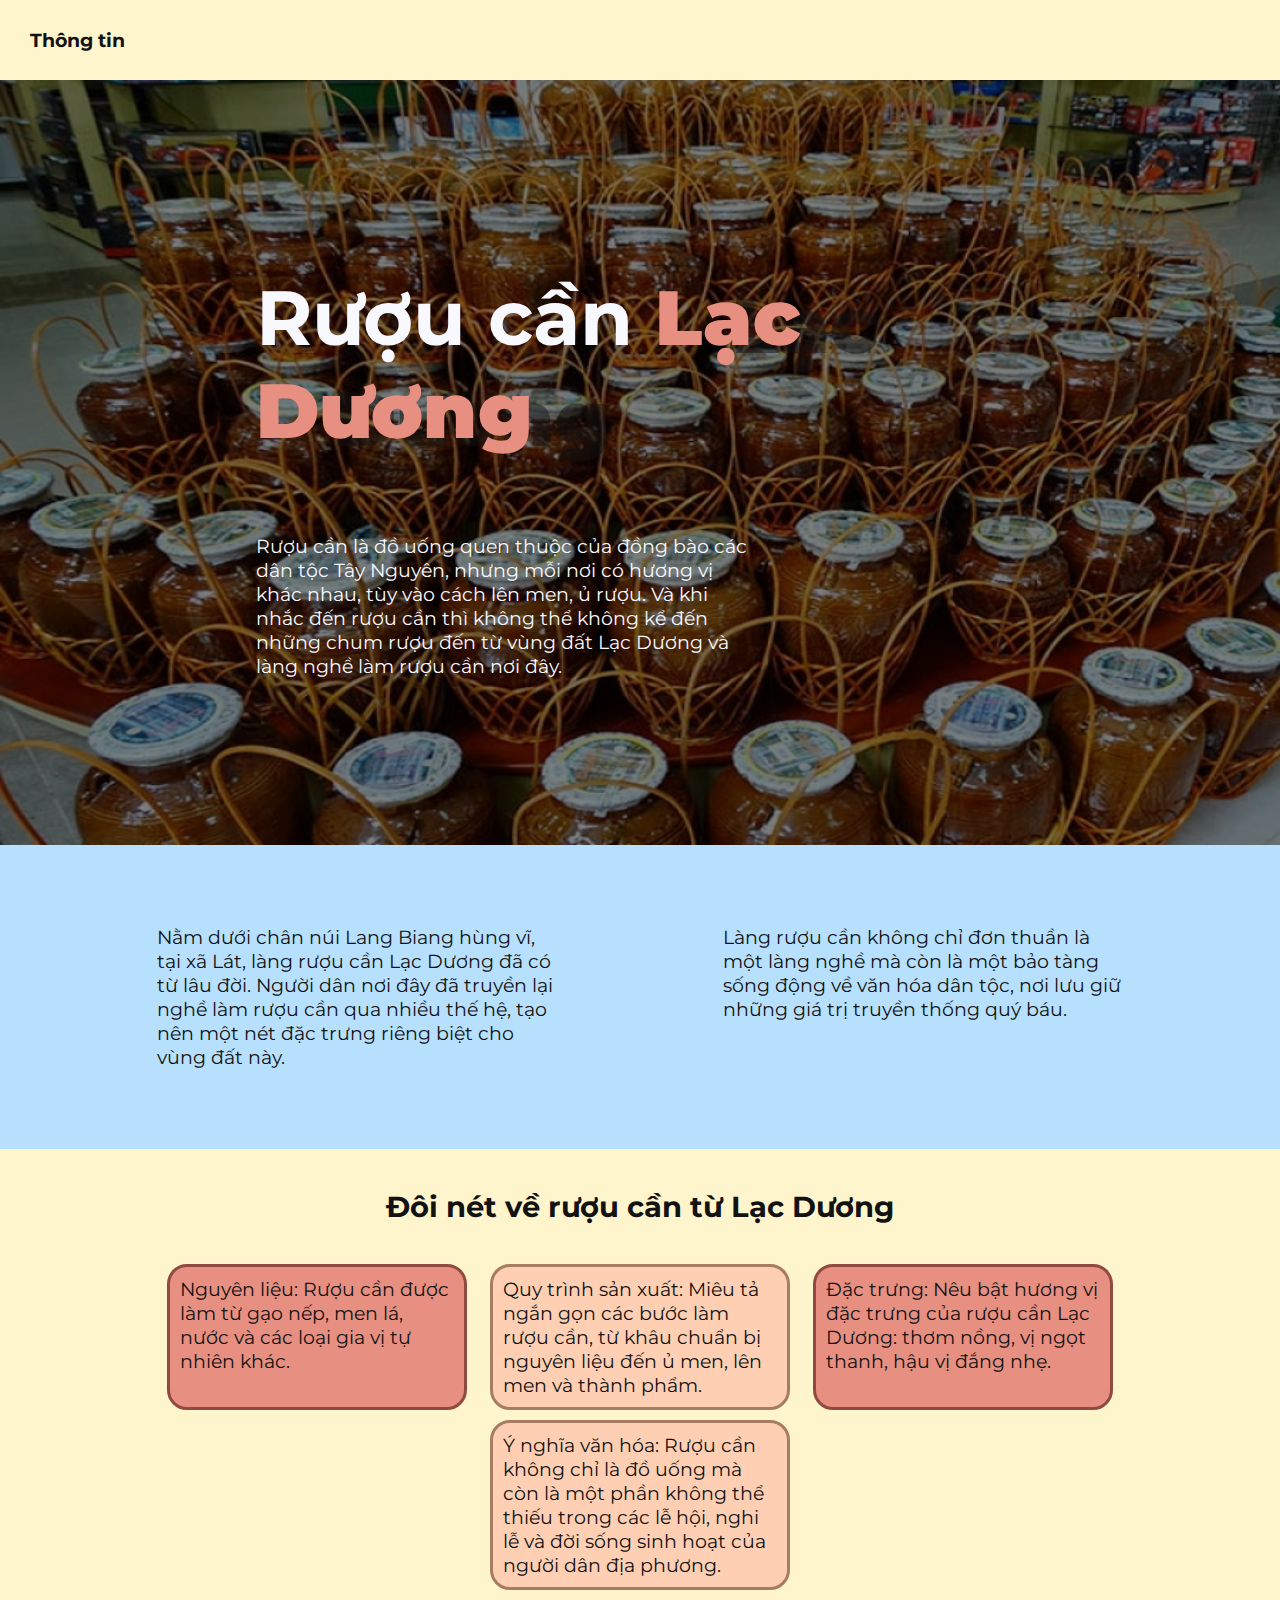
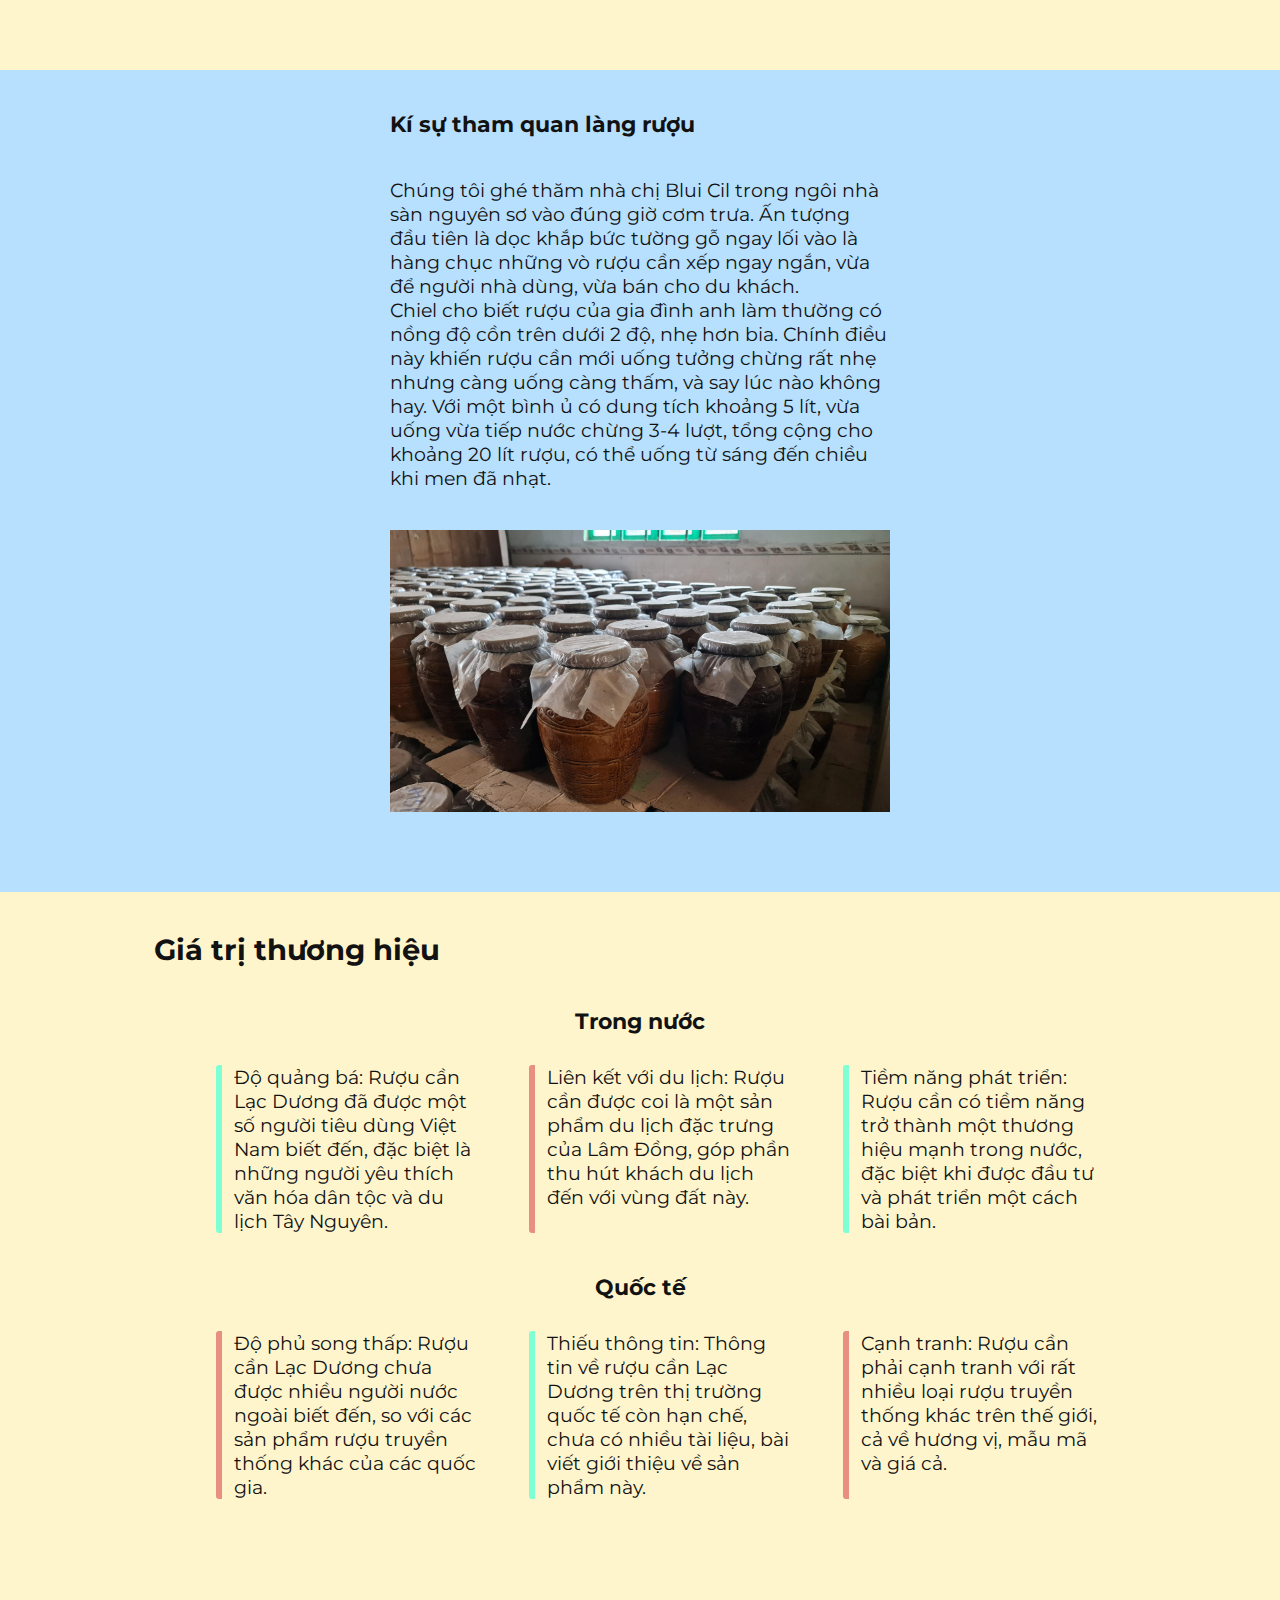
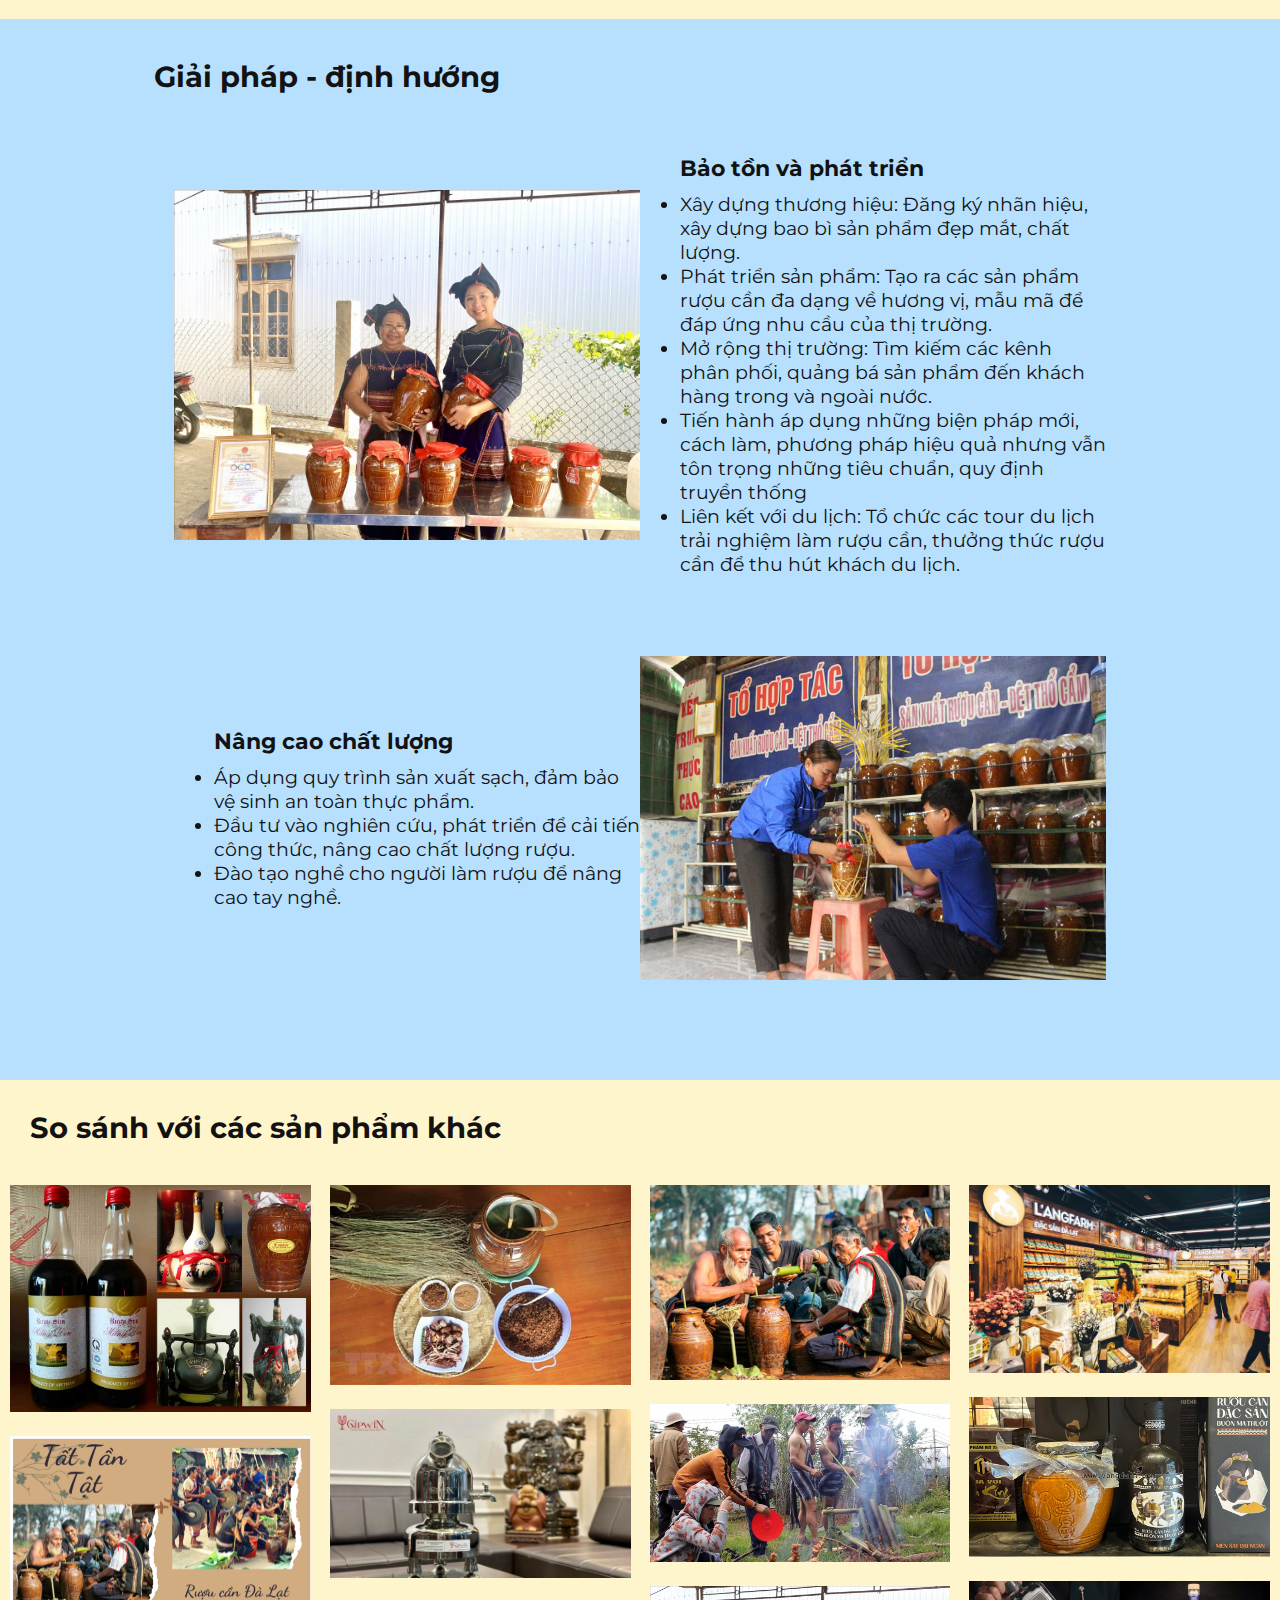
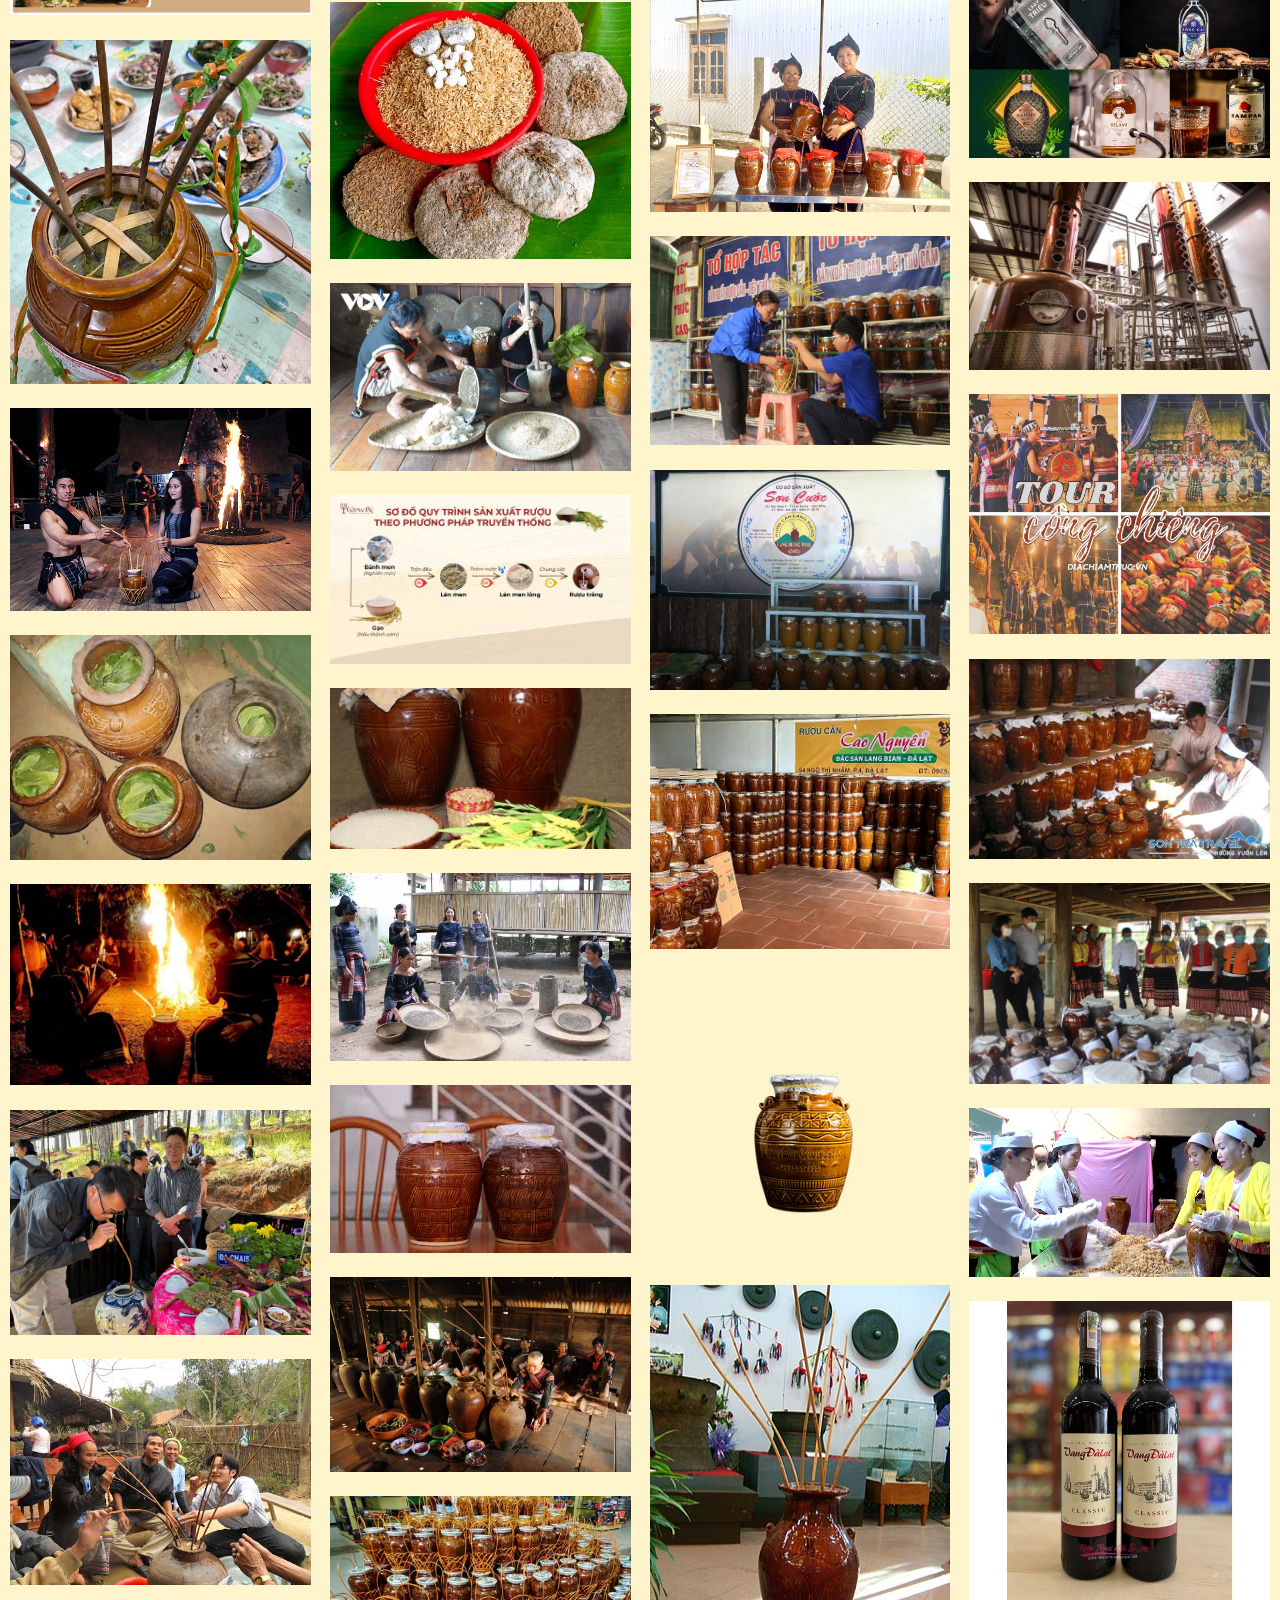
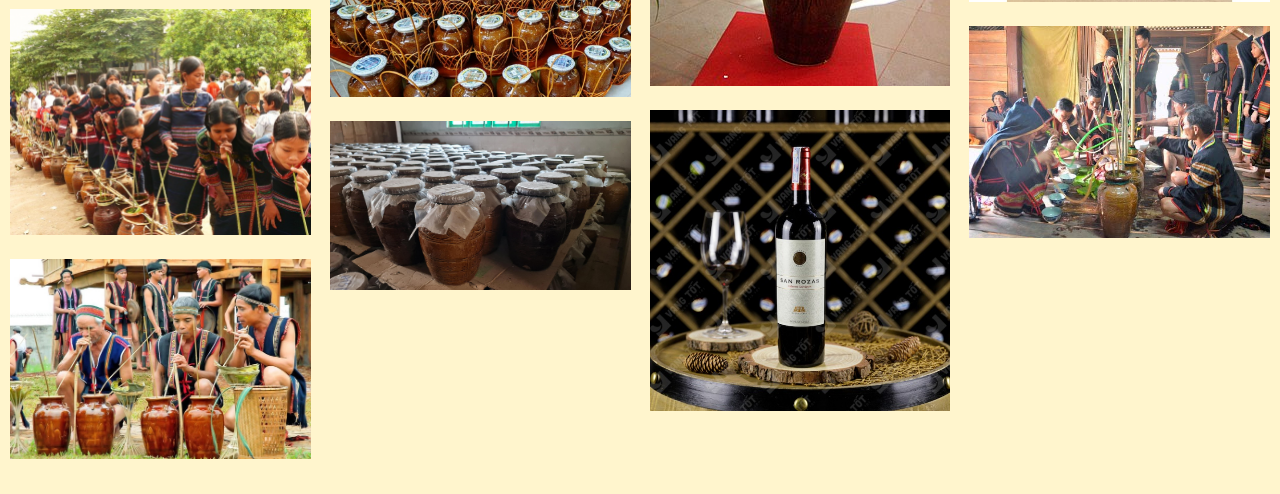
<file: index.html>
<!DOCTYPE html>
<html lang="vn">
<head>
  <meta charset="UTF-8">
  <meta name="viewport" content="width=device-width, initial-scale=1.0">
  <title>Rượu cần Lạc Dương</title>
  <link rel="stylesheet" href="style.css">
</head>
<body>
  <nav> 
    <a href="info.html">Thông tin</a>
  </nav>
  <div class="headpage">
    <img src="images/image038.jpg">

    <div class="content-spacing">
      <div class="content-box">
        <h1>Rượu cần <strong>Lạc Dương</strong></h1>
        <p>Rượu cần là đồ uống quen thuộc của đồng bào các dân tộc Tây Nguyên, nhưng mỗi nơi có hương vị khác nhau, tùy vào cách lên men, ủ rượu. Và khi nhắc đến rượu cần thì không thể không kể đến những chum rượu đến từ vùng đất Lạc Dương và làng nghề làm rượu cần nơi đây.</p>
      </div>
    </div>
  </div>

  <div class="briefing">
    <div class="p1">Nằm dưới chân núi Lang Biang hùng vĩ, tại xã Lát, làng rượu cần Lạc Dương đã có từ lâu đời. Người dân nơi đây đã truyền lại nghề làm rượu cần qua nhiều thế hệ, tạo nên một nét 
    đặc trưng riêng biệt cho vùng đất này.</div>
    <div class="p2">Làng rượu cần không chỉ đơn thuần là một làng nghề mà còn là một bảo tàng sống động về văn hóa dân tộc, nơi lưu giữ những giá trị truyền thống quý báu.</div>
  </div>
  <div class="char">
    <h2>Đôi nét về rượu cần từ Lạc Dương</h2>
    <div class="content-box">
      <div  class="content">
        Nguyên liệu: Rượu cần được làm từ gạo nếp, men lá, nước và các loại gia vị tự nhiên khác.
      </div>
      <div class="content">
        Quy trình sản xuất: Miêu tả ngắn gọn các bước làm rượu cần, từ khâu chuẩn bị nguyên liệu đến ủ men, lên men và thành phẩm.
      </div>
      <div class="content">
        Đặc trưng: Nêu bật hương vị đặc trưng của rượu cần Lạc Dương: thơm nồng, vị ngọt thanh, hậu vị đắng nhẹ.
      </div>
      <div class="content">
        Ý nghĩa văn hóa: Rượu cần không chỉ là đồ uống mà còn là một phần không thể thiếu trong các lễ hội, nghi lễ và đời sống sinh hoạt của người dân địa phương.
      </div>
    </div>
  </div>
  <div class="his">
    <div class="content-box">
      <img src="images/image040.jpg">
      <div>
        <h3>Kí sự tham quan làng rượu</h3>
        <p>Chúng tôi ghé thăm nhà chị Blui Cil trong ngôi nhà sàn nguyên sơ vào đúng giờ cơm trưa. Ấn tượng đầu tiên là dọc khắp bức tường gỗ ngay lối vào là hàng chục những vò rượu cần xếp ngay ngắn, vừa để người nhà dùng, vừa bán cho du khách. <br> Chiel cho biết rượu của gia đình anh làm thường có nồng độ cồn trên dưới 2 độ, nhẹ hơn bia. Chính điều này khiến rượu cần mới uống tưởng chừng rất nhẹ nhưng càng uống càng thấm, và say lúc nào không hay. Với một bình ủ có dung tích khoảng 5 lít, vừa uống vừa tiếp nước chừng 3-4 lượt, tổng cộng cho khoảng 20 lít rượu, có thể uống từ sáng đến chiều khi men đã nhạt.</p>
      </div>
    </div>
  </div>

  <div class="value">
    <h2>Giá trị thương hiệu</h2>

    <div class="content-box no1">
      <h3>Trong nước</h3>
      <ul>
        <li>Độ quảng bá: Rượu cần Lạc Dương đã được một số người tiêu dùng Việt Nam biết đến, đặc biệt là những người yêu thích văn hóa dân tộc và du lịch Tây Nguyên.</li>
        <li>Liên kết với du lịch: Rượu cần được coi là một sản phẩm du lịch đặc trưng của Lâm Đồng, góp phần thu hút khách du lịch đến với vùng đất này.</li>
        <li>Tiềm năng phát triển: Rượu cần có tiềm năng trở thành một thương hiệu mạnh trong nước, đặc biệt khi được đầu tư và phát triển một cách bài bản.</li>
      </ul>
   </div>
   <div class="content-box no2">
    <h3>Quốc tế</h3>
    <ul>
      <li>Độ phủ song thấp: Rượu cần Lạc Dương chưa được nhiều người nước ngoài biết đến, so với các sản phẩm rượu truyền thống khác của các quốc gia.</li>
      <li>Thiếu thông tin: Thông tin về rượu cần Lạc Dương trên thị trường quốc tế còn hạn chế, chưa có nhiều tài liệu, bài viết giới thiệu về sản phẩm này.</li>
      <li>Cạnh tranh: Rượu cần phải cạnh tranh với rất nhiều loại rượu truyền thống khác trên thế giới, cả về hương vị, mẫu mã và giá cả.</li>
    </ul>
   </div>
  </div>

  <div class="action">
    <h2>Giải pháp - định hướng</h2>
    <div class="content-box no1">
      <img src="images/image046.jpg">
      <ul>
        <h3>Bảo tồn và phát triển</h3>
        <li>Xây dựng thương hiệu: Đăng ký nhãn hiệu, xây dựng bao bì sản phẩm đẹp mắt, chất lượng.</li>
        <li>Phát triển sản phẩm: Tạo ra các sản phẩm rượu cần đa dạng về hương vị, mẫu mã để đáp ứng nhu cầu của thị trường.</li>
        <li>Mở rộng thị trường: Tìm kiếm các kênh phân phối, quảng bá sản phẩm đến khách hàng trong và ngoài nước.</li>
        <li>Tiến hành áp dụng những biện pháp mới, cách làm, phương pháp hiệu quả nhưng vẫn tôn trọng  những tiêu chuẩn, quy định truyền thống</li>
        <li>Liên kết với du lịch: Tổ chức các tour du lịch trải nghiệm làm rượu cần, thưởng thức rượu cần để thu hút khách du lịch.</li>
      </ul>
    </div>

    <div class="content-box no2">
      <ul>
        <h3>Nâng cao chất lượng</h3>
        <li>Áp dụng quy trình sản xuất sạch, đảm bảo vệ sinh an toàn thực phẩm.</li>
        <li>Đầu tư vào nghiên cứu, phát triển để cải tiến công thức, nâng cao chất lượng rượu.</li>
        <li>Đào tạo nghề cho người làm rượu để nâng cao tay nghề.</li>
      </ul>
      <img src="images/image048.jpg">
    </div>
  </div>

  <div class="comp">
    <h2>So sánh với các sản phẩm khác</h2>
  </div>

  <div class="list-img">
    <img src="images/image001.jpg">
    <img src="images/image003.png">
    <img src="images/image005.png">    
    <img src="images/image007.jpg">    
    <img src="images/image009.jpg">    
    <img src="images/image011.jpg">    
    <img src="images/image013.jpg">
    <img src="images/image015.jpg">
    <img src="images/image016.png">
    <img src="images/image018.jpg">
    <img src="images/image020.jpg">
    <img src="images/image022.jpg">
    <img src="images/image024.jpg">
    <img src="images/image026.jpg">
    <img src="images/image028.jpg">
    <img src="images/image030.jpg">
    <img src="images/image032.jpg">
    <img src="images/image034.jpg">
    <img src="images/image036.jpg">
    <img src="images/image038.jpg">
    <img src="images/image040.jpg">
    <img src="images/image042.jpg">
    <img src="images/image044.jpg">
    <img src="images/image046.jpg">
    <img src="images/image048.jpg">
    <img src="images/image050.jpg">
    <img src="images/image052.jpg">
    <img src="images/image054.png">
    <img src="images/image055.jpg">
    <img src="images/image057.jpg">
    <img src="images/image059.jpg">
    <img src="images/image061.jpg">
    <img src="images/image063.png">
    <img src="images/image065.jpg">
    <img src="images/image067.jpg">
    <img src="images/image069.jpg">
    <img src="images/image071.jpg">
    <img src="images/image073.jpg">
    <img src="images/image075.jpg">
    <img src="images/image076.jpg">
  </div>
</body>
</html>
</file>
<file: style.css>
@import url('https://fonts.googleapis.com/css2?family=Montserrat:ital,wght@0,100..900;1,100..900&display=swap');

/*
  dark grey: #121212
  ghost white: #F8F8FF
*/

strong {
  color: #E78F81;
  text-shadow: #12121280 1em 0.1em;
}

* {
  box-sizing: border-box;
  margin: 0;
}

body {
  font-family: Montserrat;
  background-color: #B7E0FF;
  color: #121212;
  font-size: 1.2rem;
}

a {
  font-weight: bold;
  text-decoration: none;
  font-family: inherit;
  color: inherit;
}

.headpage {
  position: relative;
  width: 100%;
  height: 85vh;
}
nav {
  background-color: #FFF5CD;
  width: 100%;
  height: 80px;
  padding-left: 30px;
  display: flex;
  align-items: center;
  gap: 20px;
}

.headpage img {
  position: absolute;
  width: 100%;
  height: 100%;
  overflow: hidden;
  filter: brightness(50%);
}

.headpage .content-spacing {
  position: absolute;
  left: 20%;
  right: 30%;
  top: 25%;
}

.headpage .content-box {
  color: #F8F8FF;
}
.headpage .content-box h1 {
  font-size: 4em;
  margin-bottom: 1em;
}
@media screen and (max-width: 740px){
  .headpage .content-box h1 {
    font-size: 2em;
    margin-bottom: 0.7em;
  }
  .headpage .content-spacing{
    left: 10%;
    right: 10%;
    top: 35%;
  }
}
.headpage .content-box p {
  max-width: 500px;
}

.briefing {
  display: flex;
  width: 100%;
  padding: 80px 0;
  padding-bottom: 40px;
  flex-wrap: wrap;
  gap: 10px;
  justify-content: space-evenly;
}

.briefing div {
  width: 400px;
  margin-bottom: 40px;
}

.char, .his, .value, .action {
  height: fit-content;
  width: 100%;
  padding: 80px 12%;
  padding-top: 40px;
}

.char,
.value,
.comp,
.list-img {
  background-color: #FFF5CD;
}

.char h2, .his h3 {
  margin-bottom: 40px;
}

.char .content-box{
  width: 100%;
  display: flex;
  flex-wrap: wrap;
  justify-content: space-evenly;
  align-content: center;
  gap: 10px;
}

.char .content-box .content:nth-child(odd){
  background-color: #E78F81;
  border-color: #8f4b40;
}
.char .content-box .content:nth-child(even) {
  background-color: #FFCFB3;
  border-color: #a87c62;
}

.char .content {
  width: 300px;
  border: solid 3px;
  border-radius: 20px;
  padding: 10px;
}

.char h3 {
  margin-bottom: 20px;
}

.char h2 {
  text-align: center;
}

.his .content-box {
  padding: 0  100px;
  display: flex;
  flex-wrap: wrap-reverse;
  justify-content: space-evenly;
  align-content: center;
  gap: 40px;
}

.his .content-box div {
  width: 500px;
}

.his .content-box img{
  width: 500px;
}

@media screen and (max-width: 800px) {
  .his .content-box {
    padding: 0;
  }
  .his .content-box img{
    width: 100%;
  }
  .his .content-box div {
    width: 100%;
  }
  
}

.value h2, .action h2{
  margin-bottom: 40px;
}

.value .content-box h3 {
  text-align: center;
  margin-bottom: 30px;
}
.value .content-box {
  margin-bottom: 40px;
}

.value .content-box ul {
  display: flex;
  list-style-type: none;
  flex-wrap: wrap;
  justify-content: space-evenly;
  gap:30px
}

.value .content-box li {
  max-width: 300px;
  width: 28%;
  padding-left: 12px;
  border-left: 6px #E78F81 solid;
  border-radius: 3px;
}

.value .content-box.no1 li:nth-child(odd),
.value .content-box.no2 li:nth-child(even)  {
  border-color: aquamarine;
}

@media screen and (max-width: 740px){
  .value .content-box li {
    width: 100%;
  }
}

.action .content-box {
  align-items: center;
  padding: 20px;
}

.action .content-box.no1 {
  display: flex;
  flex-wrap: wrap;
  margin-bottom:40px;
  justify-content: space-evenly;
  align-items: center;
}

.action .content-box.no2 {
  display: flex;
  flex-wrap: wrap-reverse;
  justify-content: space-evenly;
  align-items: center;
}

.action .content-box ul {
  width: 50%;
}

.action .content-box ul h3 {
  margin-bottom: 10px;
}

.action .content-box img {
  width: 50%;
}

@media screen and (max-width: 800px) {
  .action .content-box img{
    width: 100%;
    margin-bottom: 30px;
  }
  .action .content-box ul {
    width: 100%;
    margin-bottom: 30px;
  }
  
}

.list-img {
  width: 100%;
  padding: 10px;
  columns: 300px;
}

.list-img img {
  width: 100%;
  margin-bottom: 1em;
}

.comp{
  padding: 30px;
}

.mem {
  width: 100%;
  height: fit-content;
  position: absolute;
  top:50%;
  left:50%;
  max-width: 700px;
  transform: translate(-50%,-50%);
  display: flex;
  flex-wrap: wrap;
  align-items: center;
  gap: 10%;
}
.mem h1 {
  width: 100%;
  height: fit-content;
  text-align: center;
}
.mem .hero {
  width: 100%;
  height: fit-content;
  display: flex;
  flex-wrap: wrap;
  justify-content: space-evenly;
  align-items: center;
  column-gap: 30px;
  row-gap: 10px;
}
</file>
